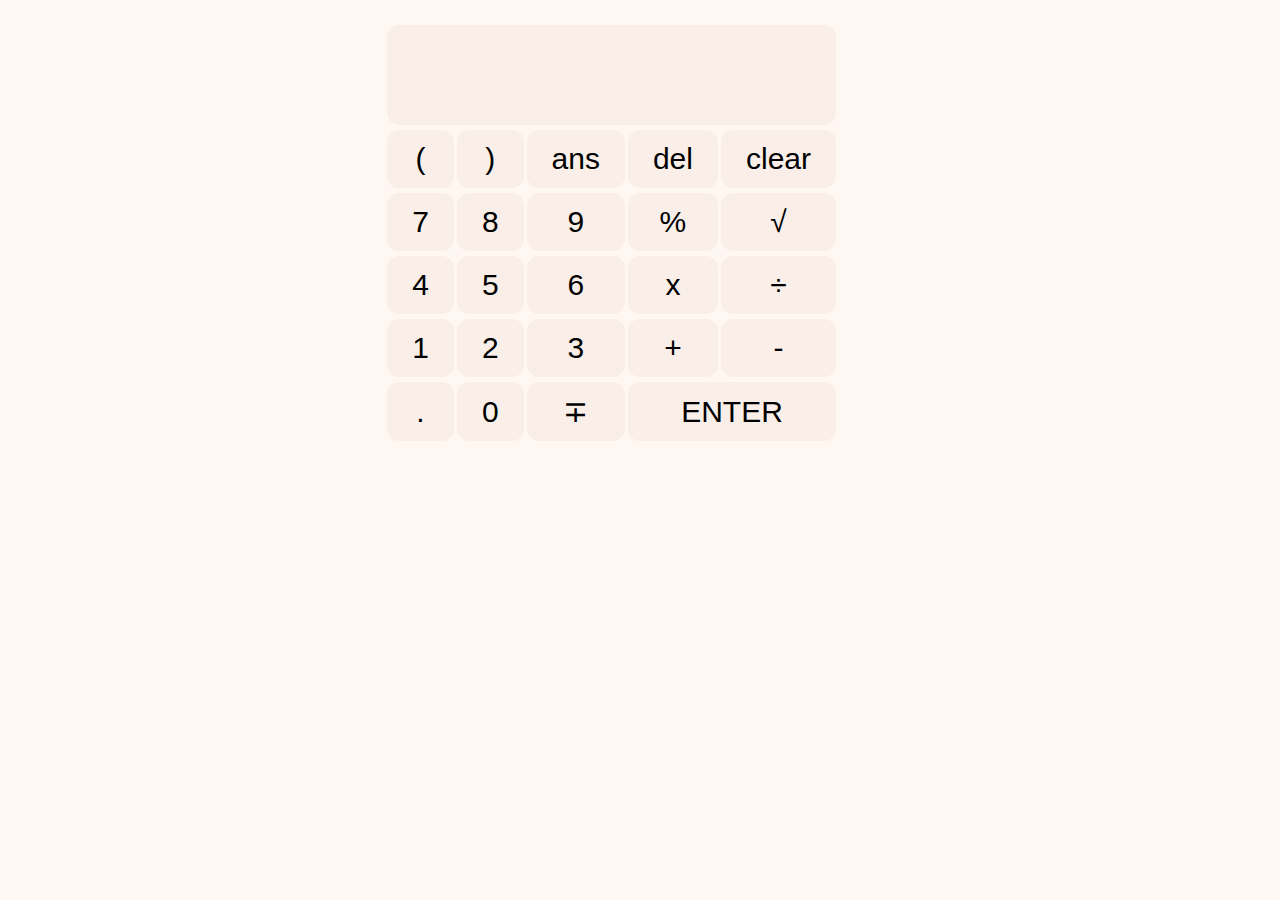
<file: Calculator_Level-2_Task-1/index.html>
<!DOCTYPE html>
<html>

<head>
    <title>Calculator</title>
    <link rel="icon" type="image/x-icon" href="https://img.icons8.com/nolan/64/apple-calculator.png" />
    <link rel="stylesheet" href="style.css">
    <meta name="viewport" content="width=device-width, initial-scale=1" />
</head>

<body>
    <div class="calculator">
        <button class="display-box" id="display-box" ></button>
            <button class='button' >(</button>
            <button class='button' >)</button>
            <button class='button' >ans</button>
            <button class='button' >del</button>
            <button class='button' >clear</button>
            <button class='button' >7</button>
            <button class='button' >8</button>
            <button class='button' >9</button>
            <button class='button' >%</button>
            <button class='button' >√</button>
            <button class='button' >4</button>
            <button class='button' >5</button>
            <button class='button' >6</button>
            <button class='button' >x</button>
            <button class='button' >÷</button>
            <button class='button' >1</button>
            <button class='button' >2</button>
            <button class='button' >3</button>
            <button class='button' >+</button>
            <button class='button' >-</button>
            <button class='button' >.</button>
            <button class='button' >0</button>
            <button class='button' >∓</button></td>
            <button class='button' id='enter' >ENTER</button>
    </div>
    <script src="script.js"></script>
</body>

</html>
</file>
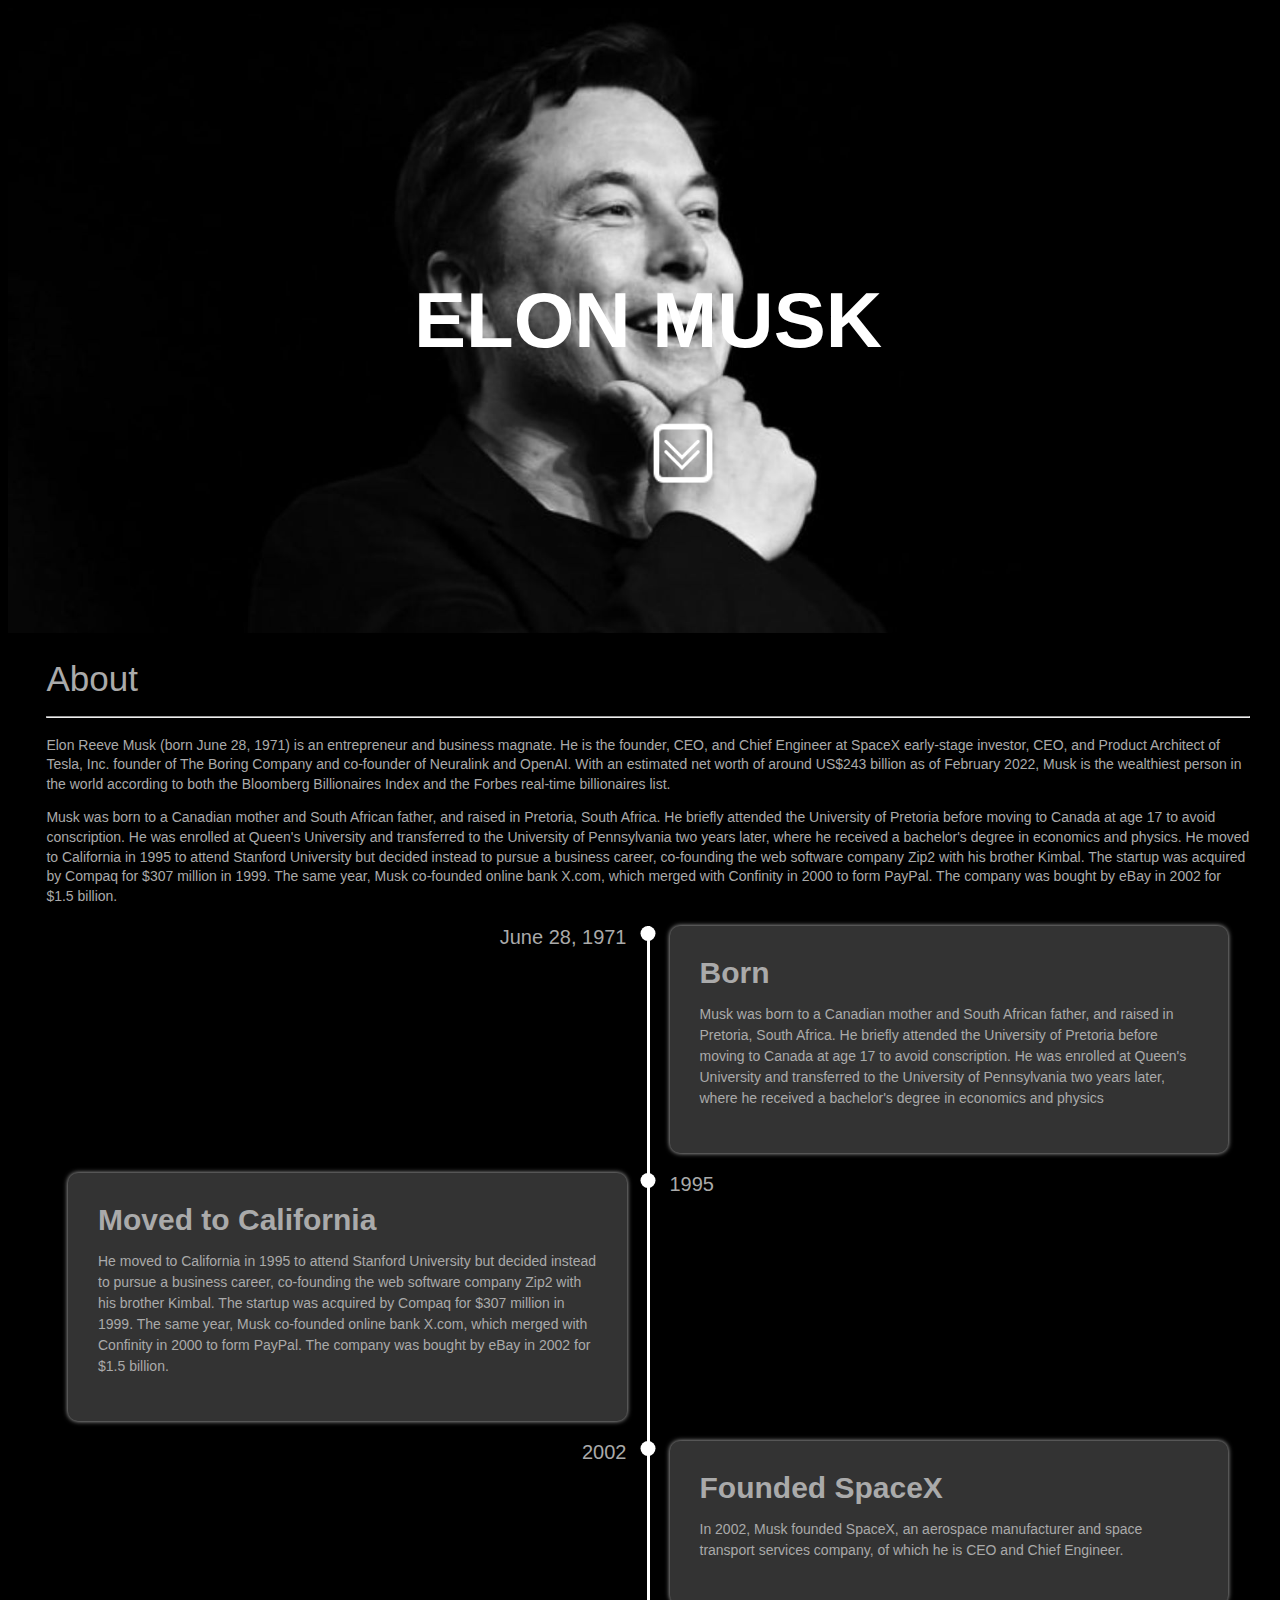
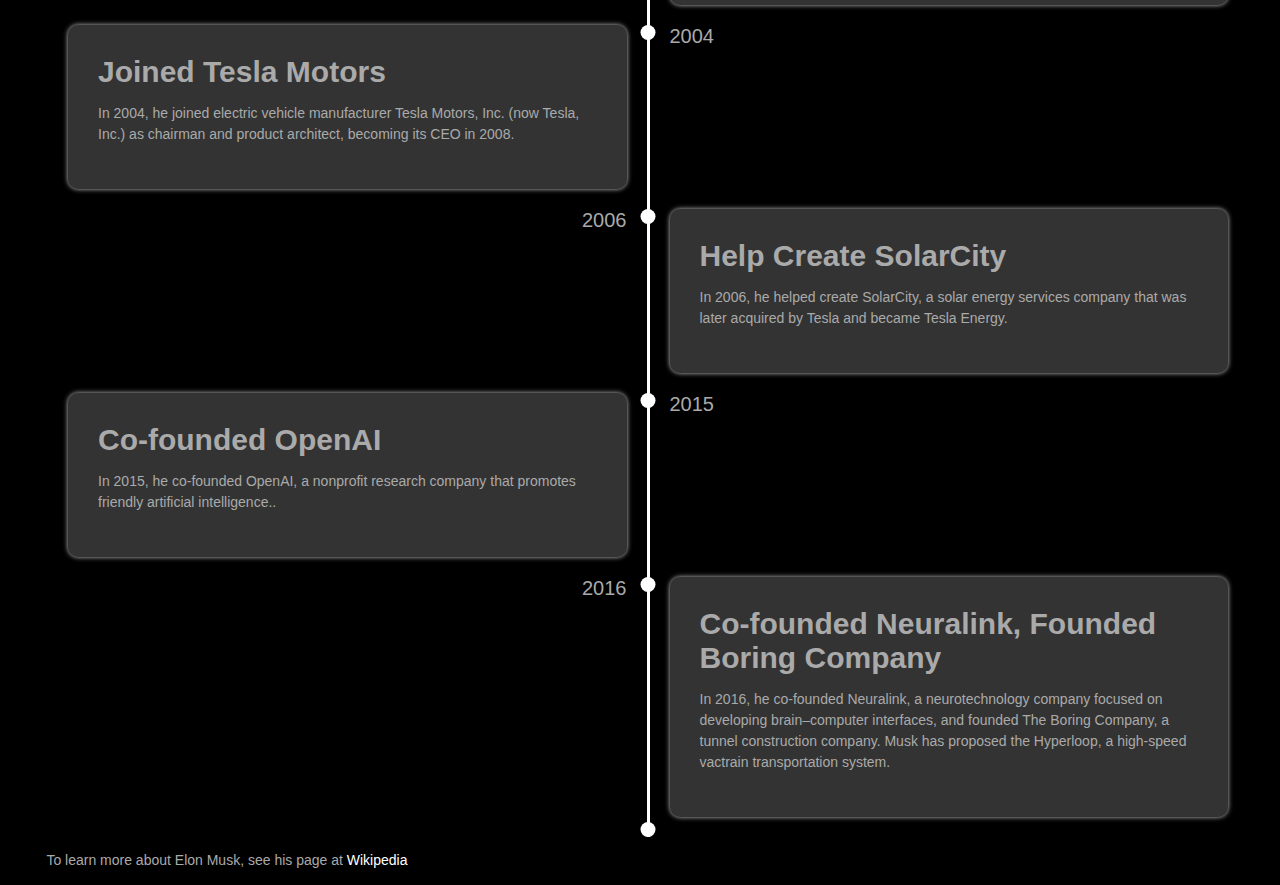
<file: Tribute_Page_Level-2_Task-2/index.html>
<!DOCTYPE html>
<html lang="en">

<head>
    <meta charset="UTF-8">
    <meta http-equiv="X-UA-Compatible" content="IE=edge">
    <meta name="viewport" content="width=device-width, initial-scale=1.0">
    <title>Elon Musk</title>
    <link rel="stylesheet" href="style.css">
</head>

<body>
    <header class="'header">
        <div class="vertical-center-align">
            <h1 class="title" id="title_header">ELON MUSK</h1>
            <span class="page-drop-down" style="position: relative;">
                <a href="#about">
                    <img src="unchecked-checkbox.png" style="position: absolute; width: 70px;">
                    <img src="icons8-double-down-24.png"
                        style="position: absolute; left: 14px; top: 16px; width: 40px;">
                </a>
            </span>
        </div>
    </header>
    <div class="about" id="about">
        <div>About</div>
        <hr>
        <div class="desc">
            <p>Elon Reeve Musk (born June 28, 1971) is an entrepreneur and business magnate. He is the founder, CEO,
                and Chief Engineer at SpaceX early-stage investor, CEO, and Product Architect of Tesla, Inc. founder
                of The Boring Company and co-founder of Neuralink and OpenAI. With an estimated net worth of around
                US$243 billion as of February 2022, Musk is the wealthiest person in the world according to both the
                Bloomberg Billionaires Index and the Forbes real-time billionaires list.</p>
            <p>Musk was born to a Canadian mother and South African father, and raised in Pretoria, South Africa. He
                briefly attended the University of Pretoria before moving to Canada at age 17 to avoid conscription.
                He was enrolled at Queen's University and transferred to the University of Pennsylvania two years
                later, where he received a bachelor's degree in economics and physics. He moved to California in
                1995 to attend Stanford University but decided instead to pursue a business career, co-founding the
                web software company Zip2 with his brother Kimbal. The startup was acquired by Compaq for $307
                million in 1999. The same year, Musk co-founded online bank X.com, which merged with Confinity in
                2000 to form PayPal. The company was bought by eBay in 2002 for $1.5 billion.</p>
            <div class="timeline">
                <!-- LEFT SIDE -->
                <div class="timeline_component">
                    <div class="timeline_component_date--right">June 28, 1971</div>
                </div>
                <div class="timeline_middle">
                    <div class="timeline_point"></div>
                </div>
                <div class="timeline_component timeline_component--bg">
                    <h2 class="timeline_title">Born</h2>
                    <p class="timeline_paragraph">Musk was born to a Canadian mother and South African father, and
                        raised in Pretoria, South Africa. He briefly attended the University of Pretoria before moving
                        to Canada at age 17 to avoid conscription. He was enrolled at Queen's University and transferred
                        to the University of Pennsylvania two years later, where he received a bachelor's degree in
                        economics and physics</p>
                </div>
                <!-- RIGHT SIDE -->
                <div class="timeline_component timeline_component--bg">
                    <h2 class="timeline_title">Moved to California</h2>
                    <p class="timeline_paragraph">He moved to California in 1995 to attend Stanford University but
                        decided instead to pursue a business career, co-founding the web software company Zip2 with his
                        brother Kimbal. The startup was acquired by Compaq for $307 million in 1999. The same year, Musk
                        co-founded online bank X.com, which merged with Confinity in 2000 to form PayPal. The company
                        was bought by eBay in 2002 for $1.5 billion.</p>
                </div>
                <div class="timeline_middle">
                    <div class="timeline_point"></div>
                </div>
                <div class="timeline_component">
                    <div class="timeline_component_date--left">1995</div>
                </div>
                <!-- LEFT SIDE -->
                <div class="timeline_component">
                    <div class="timeline_component_date--right">2002</div>
                </div>
                <div class="timeline_middle">
                    <div class="timeline_point"></div>
                </div>
                <div class="timeline_component timeline_component--bg">
                    <h2 class="timeline_title">Founded SpaceX</h2>
                    <p class="timeline_paragraph">In 2002, Musk founded SpaceX, an aerospace manufacturer and space
                        transport services company, of which he is CEO and Chief Engineer. </p>
                </div>
                <!-- RIGHT SIDE -->
                <div class="timeline_component timeline_component--bg">
                    <h2 class="timeline_title">Joined Tesla Motors</h2>
                    <p class="timeline_paragraph">In 2004, he joined electric vehicle manufacturer Tesla Motors, Inc.
                        (now Tesla, Inc.) as chairman and product architect, becoming its CEO in 2008.</p>
                </div>
                <div class="timeline_middle">
                    <div class="timeline_point"></div>
                </div>
                <div class="timeline_component">
                    <div class="timeline_component_date--left">2004</div>
                </div>
                <!-- LEFT SIDE -->
                <div class="timeline_component">
                    <div class="timeline_component_date--right">2006</div>
                </div>
                <div class="timeline_middle">
                    <div class="timeline_point"></div>
                </div>
                <div class="timeline_component timeline_component--bg">
                    <h2 class="timeline_title">Help Create SolarCity</h2>
                    <p class="timeline_paragraph">In 2006, he helped create SolarCity, a solar energy services company
                        that was later acquired by Tesla and became Tesla Energy.</p>
                </div>
                <!-- RIGHT SIDE -->
                <div class="timeline_component timeline_component--bg">
                    <h2 class="timeline_title">Co-founded OpenAI</h2>
                    <p class="timeline_paragraph">In 2015, he co-founded OpenAI, a nonprofit research company that
                        promotes friendly artificial intelligence..</p>
                </div>
                <div class="timeline_middle">
                    <div class="timeline_point"></div>
                </div>
                <div class="timeline_component">
                    <div class="timeline_component_date--left">2015</div>
                </div>
                <!-- LEFT SIDE -->
                <div class="timeline_component">
                    <div class="timeline_component_date--right">2016</div>
                </div>
                <div class="timeline_middle">
                    <div class="timeline_point"></div>
                    <!-- BOTTOM PART -->
                    <div class="timeline_point timeline_point-bottom"></div>
                </div>
                <div class="timeline_component timeline_component--bg">
                    <h2 class="timeline_title">Co-founded Neuralink, Founded Boring Company</h2>
                    <p class="timeline_paragraph">In 2016, he co-founded Neuralink, a neurotechnology company focused on
                        developing brain–computer interfaces, and founded The Boring Company, a tunnel construction
                        company. Musk has proposed the Hyperloop, a high-speed vactrain transportation system.</p>
                </div>
            </div>
            <p>To learn more about Elon Musk, see his page at <a href="https://en.wikipedia.org/wiki/Elon_Musk"
                    target="_blank" style="color: white; text-decoration: none;">Wikipedia</a></p>
        </div>
    </div>
</body>

</html>
</file>
<file: Calculator_Level-2_Task-1/style.css>
.button {
    background-color: rgb(249,239,232);
    border-radius: 12px;
    font-size: 30px;
    padding: 12px 25px;
    text-align: center;
    border: none;
}

.button:active {
    background-color: rgb(254,220,190);
}

.calculator {
    background-color: rgb(255,248,242);
    display: grid;
    grid-template-columns: auto auto auto auto auto;
    grid-gap: 5px 3px;
    margin: 2% 30% 0% 30%;
}

#enter {
    grid-column-start: 4;
    grid-column-end: 6;
}

#display-box {
    grid-column-start: 1;
    grid-column-end: 6;
    border: none;
    height: 100px;
    background-color: rgb(249,239,232);
    border-radius: 12px;
    font-size: 30px;
    padding: 12px 25px;
    text-align: center;
}

body {
    background-color: rgb(255,248,242);
}

@media only screen and (max-width: 600px) {
    .calculator{
        margin: 2% 0% 0% 0%;
    }
}

@media only screen and (min-width: 600px) {
    .calculator{
        margin: 2% 30% 0% 20%;
    }
}

@media only screen and (min-width: 992px) {
    .calculator{
        margin: 2% 30% 0% 30%;
    }
  }

@media only screen and (min-width: 1200px) {
    .calculator{
        margin: 2% 40% 0% 30%;
    }
}
</file>
<file: Tribute_Page_Level-2_Task-2/style.css>
html {
    scroll-behavior: smooth;
}

body {
    background-color: black;
    width: 100%;
    height: 100%;
}

header {
    background-image: url(elon-musk.jpg);
    width: 100%;
    height: 625px;
    background-repeat: no-repeat;
    background-position: center;
    background-size: cover;
    position: relative;
}

.vertical-center-align {
    position: absolute;
    text-align: center;
    top: 50%;
    left: 50%;
    transform: translate(-50%, -50%);
}

#title_header {
    color: white;
    font-size: 78px;
    font-family: Arial, Helvetica, sans-serif;
}

.about, .footer {
    color: white;
    font-family: Arial, Helvetica, sans-serif;
    color: rgb(170,170,170);
    font-size: 35px;
}

p {
    margin: 0px 0xp 10px 0px;
    font-size: 14px;
    line-height: 1.4;
}

/* Timeline */
.timeline {
    margin: 20px auto 0 auto;
    max-width: 1200px;
    display: grid;
    grid-template-columns: 1fr 3px 1fr;
    font-size: 20px;
}

.timeline_component {
    margin: 0 20px 20px 20px;
}

.timeline_component_date--right {
    text-align: right;
}

.timeline_component_date--left {
    text-align: left;
}

.timeline_middle {
    position: relative;
    background-color: white;
}

.timeline_point {
    position: absolute;
    top: 0;
    left: 50%;
    transform: translateX(-50%);
    width: 15px;
    height: 15px;
    background-color: white;
    border-radius: 50%;
}

.timeline_point-bottom {
    top: initial;
    bottom: 0;
}

.timeline_component--bg {
    padding: 1.5em;
    background :rgba(255, 255, 255, 0.2);
    box-shadow: 0px 0px 5px rgba(255, 255, 255, 0.8);
    border-radius: 10px;
}

.timeline_title {
    margin: 0;
    font-size: 1.5em;
    font-weight: bold;
}

.timeline_paragraph {
    line-height: 1.5;
}

/*TABLET SCREEN*/
@media only screen and (min-width: 786px) {
    .about, .footer {
        margin: 2% 10% 0% 5%;
    }
}

/*DESTOP SCREEN*/
@media only screen and (min-width: 991px) {
    .about, .footer {
        margin: 2% 3% 0% 3%;
    }
}
</file>
